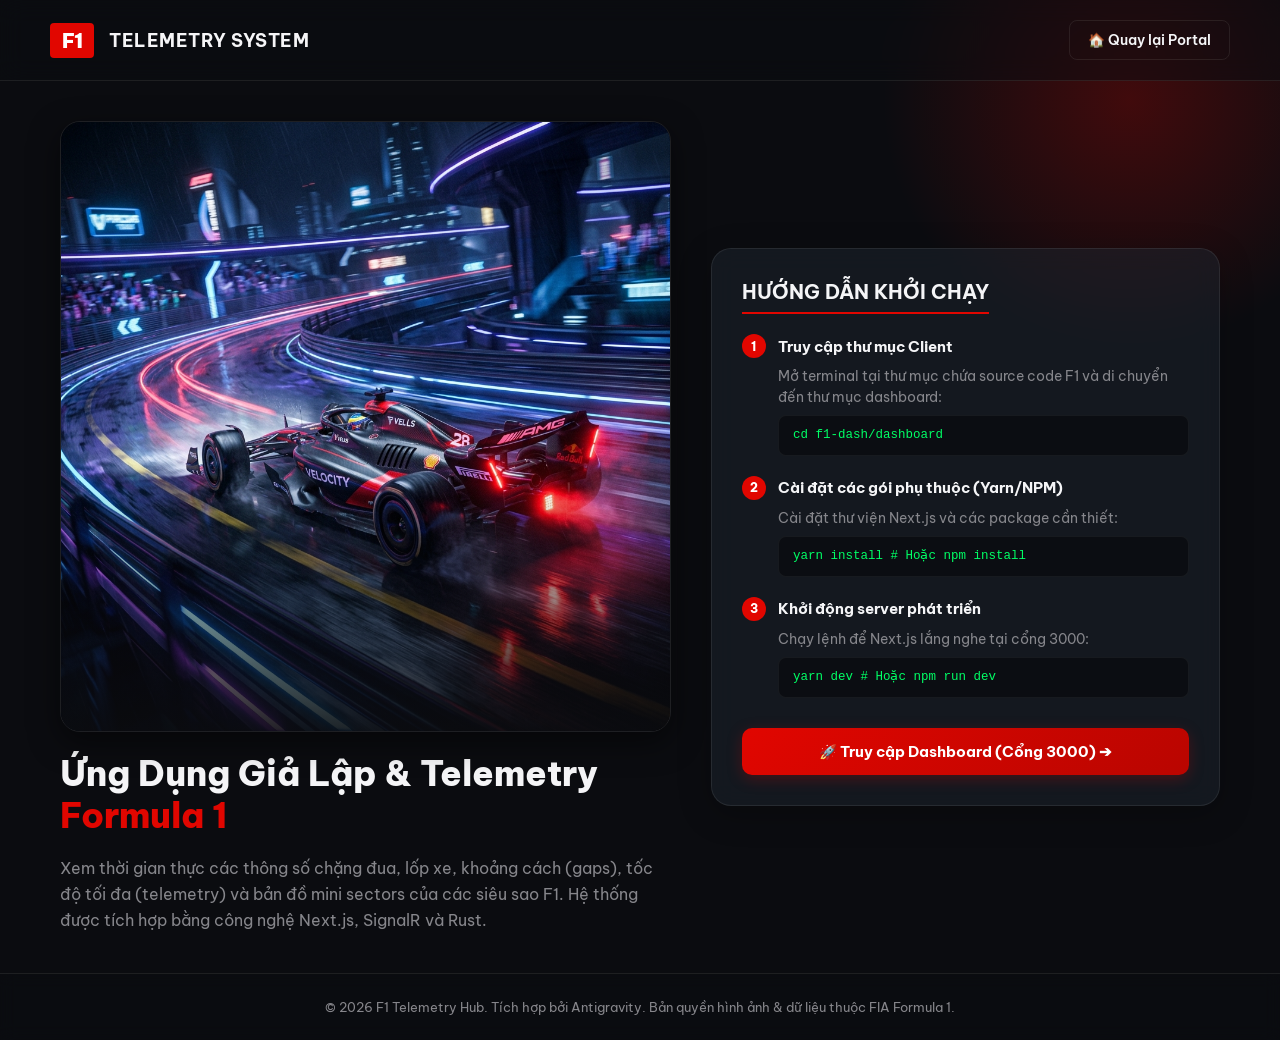
<file: f1_dash.html>
<!DOCTYPE html>
<html lang="vi">
<head>
  <meta charset="UTF-8">
  <meta name="viewport" content="width=device-width, initial-scale=1.0">
  <title>F1 Telemetry Dashboard - Hệ thống KIENLT90</title>
  <!-- Google Fonts -->
  <link rel="preconnect" href="https://fonts.googleapis.com">
  <link rel="preconnect" href="https://fonts.gstatic.com" crossorigin>
  <link href="https://fonts.googleapis.com/css2?family=Be+Vietnam+Pro:wght@300;400;500;600;700;800&display=swap" rel="stylesheet">
  <style>
    :root {
      --bg-primary: #0b0c10;
      --bg-secondary: #1f2833;
      --f1-red: #e10600;
      --f1-red-glow: rgba(225, 6, 0, 0.25);
      --text-main: #f5f5f7;
      --text-muted: #86868b;
      --card-bg: rgba(31, 40, 51, 0.45);
      --card-border: rgba(255, 255, 255, 0.08);
      --transition-fast: all 0.2s cubic-bezier(0.4, 0, 0.2, 1);
      --transition-smooth: all 0.35s cubic-bezier(0.4, 0, 0.2, 1);
    }

    body.light-theme {
      --bg-primary: #f5f5f7;
      --bg-secondary: #e5e5ea;
      --text-main: #1d1d1f;
      --text-muted: #86868b;
      --card-bg: rgba(255, 255, 255, 0.75);
      --card-border: rgba(0, 0, 0, 0.08);
    }

    * {
      margin: 0;
      padding: 0;
      box-sizing: border-box;
    }

    body {
      background-color: var(--bg-primary);
      color: var(--text-main);
      font-family: 'Be Vietnam Pro', -apple-system, BlinkMacSystemFont, "Segoe UI", Roboto, sans-serif;
      min-height: 100vh;
      display: flex;
      flex-direction: column;
      justify-content: space-between;
      overflow-x: hidden;
      position: relative;
    }

    /* Glow background orbs */
    .glow-orb {
      position: absolute;
      width: 500px;
      height: 500px;
      border-radius: 50%;
      background: radial-gradient(circle, var(--f1-red-glow) 0%, rgba(225, 6, 0, 0) 70%);
      top: -150px;
      right: -100px;
      z-index: -1;
      pointer-events: none;
    }

    /* Header */
    header {
      padding: 20px 50px;
      border-bottom: 1px solid var(--card-border);
      backdrop-filter: blur(12px);
      -webkit-backdrop-filter: blur(12px);
      display: flex;
      justify-content: space-between;
      align-items: center;
      background: rgba(11, 12, 16, 0.5);
    }

    body.light-theme header {
      background: rgba(245, 245, 247, 0.5);
    }

    .header-logo {
      display: flex;
      align-items: center;
      gap: 15px;
    }

    .f1-badge {
      background-color: var(--f1-red);
      color: white;
      font-weight: 900;
      font-size: 20px;
      padding: 5px 12px;
      border-radius: 4px;
      letter-spacing: -1px;
      display: inline-block;
    }

    .header-title {
      font-size: 18px;
      font-weight: 700;
      letter-spacing: 0.5px;
    }

    .btn-back {
      background: transparent;
      border: 1px solid var(--card-border);
      color: var(--text-main);
      text-decoration: none;
      padding: 10px 18px;
      border-radius: 8px;
      font-weight: 600;
      font-size: 13.5px;
      display: flex;
      align-items: center;
      gap: 8px;
      transition: var(--transition-fast);
    }

    .btn-back:hover {
      background: rgba(255, 255, 255, 0.05);
      border-color: var(--text-muted);
    }

    body.light-theme .btn-back:hover {
      background: rgba(0, 0, 0, 0.03);
    }

    /* Main Content */
    .container {
      max-width: 1200px;
      margin: 40px auto;
      padding: 0 20px;
      flex: 1;
      width: 100%;
      display: grid;
      grid-template-columns: 1.2fr 1fr;
      gap: 40px;
      align-items: center;
    }

    @media (max-width: 900px) {
      .container {
        grid-template-columns: 1fr;
        margin: 20px auto;
      }
    }

    /* Hero Block (Left Column) */
    .hero-block {
      display: flex;
      flex-direction: column;
      gap: 20px;
    }

    .hero-image-container {
      width: 100%;
      border-radius: 20px;
      overflow: hidden;
      border: 1px solid var(--card-border);
      box-shadow: 0 10px 30px rgba(0, 0, 0, 0.5);
      position: relative;
    }

    .hero-image-container::after {
      content: '';
      position: absolute;
      bottom: 0;
      left: 0;
      right: 0;
      height: 40%;
      background: linear-gradient(to top, rgba(11, 12, 16, 0.9) 0%, rgba(11, 12, 16, 0) 100%);
      pointer-events: none;
    }

    body.light-theme .hero-image-container::after {
      background: linear-gradient(to top, rgba(245, 245, 247, 0.9) 0%, rgba(245, 245, 247, 0) 100%);
    }

    .hero-img {
      width: 100%;
      height: auto;
      display: block;
      transition: var(--transition-smooth);
    }

    .hero-image-container:hover .hero-img {
      transform: scale(1.03);
    }

    .hero-title {
      font-size: 2.2rem;
      font-weight: 800;
      line-height: 1.2;
    }

    .hero-title span {
      color: var(--f1-red);
    }

    .hero-desc {
      font-size: 1rem;
      color: var(--text-muted);
      line-height: 1.6;
    }

    /* Config Panel (Right Column) */
    .config-card {
      background: var(--card-bg);
      backdrop-filter: blur(12px);
      -webkit-backdrop-filter: blur(12px);
      border: 1px solid var(--card-border);
      border-radius: 20px;
      padding: 30px;
      box-shadow: 0 8px 32px rgba(0, 0, 0, 0.25);
    }

    .card-title {
      font-size: 20px;
      font-weight: 700;
      margin-bottom: 20px;
      border-bottom: 2px solid var(--f1-red);
      padding-bottom: 8px;
      display: inline-block;
    }

    .instruction-step {
      margin-bottom: 20px;
    }

    .step-header {
      display: flex;
      align-items: center;
      gap: 12px;
      font-weight: 700;
      font-size: 15px;
      margin-bottom: 8px;
    }

    .step-num {
      width: 24px;
      height: 24px;
      border-radius: 50%;
      background-color: var(--f1-red);
      color: white;
      display: flex;
      align-items: center;
      justify-content: center;
      font-size: 12px;
      font-weight: 800;
    }

    .step-body {
      padding-left: 36px;
      color: var(--text-muted);
      font-size: 13.5px;
      line-height: 1.5;
    }

    .code-block {
      background: rgba(0, 0, 0, 0.4);
      border: 1px solid rgba(255, 255, 255, 0.05);
      border-radius: 8px;
      padding: 10px 14px;
      font-family: monospace;
      color: #00ff66;
      font-size: 12.5px;
      margin-top: 8px;
      display: block;
      user-select: all;
    }

    body.light-theme .code-block {
      background: rgba(0, 0, 0, 0.05);
      color: #b91c1c;
    }

    .action-area {
      margin-top: 30px;
      display: flex;
      flex-direction: column;
      gap: 12px;
    }

    .btn-action {
      background: linear-gradient(135deg, var(--f1-red) 0%, #b90500 100%);
      color: white;
      border: none;
      font-family: inherit;
      font-size: 14.5px;
      font-weight: 700;
      padding: 14px;
      border-radius: 10px;
      cursor: pointer;
      display: flex;
      align-items: center;
      justify-content: center;
      gap: 10px;
      transition: var(--transition-fast);
      box-shadow: 0 4px 15px var(--f1-red-glow);
      text-decoration: none;
    }

    .btn-action:hover {
      transform: translateY(-2px);
      box-shadow: 0 6px 20px rgba(225, 6, 0, 0.45);
      filter: brightness(1.08);
    }

    .btn-action:active {
      transform: translateY(0);
    }

    /* Footer */
    footer {
      padding: 25px 0;
      text-align: center;
      font-size: 12.5px;
      color: var(--text-muted);
      border-top: 1px solid var(--card-border);
      backdrop-filter: blur(8px);
      background: rgba(11, 12, 16, 0.5);
    }

    body.light-theme footer {
      background: rgba(245, 245, 247, 0.5);
    }
  </style>
  <script>
    // Theme Initializer to prevent flash
    (function() {
      const theme = localStorage.getItem('vnpt_his_theme') || 'dark';
      if (theme === 'light') {
        document.body.classList.add('light-theme');
      }
    })();
  </script>
</head>
<body>
  <div class="glow-orb"></div>

  <!-- Header -->
  <header>
    <div class="header-logo">
      <div class="f1-badge">F1</div>
      <span class="header-title">TELEMETRY SYSTEM</span>
    </div>
    <a href="main.html" class="btn-back">🏠 Quay lại Portal</a>
  </header>

  <!-- Container -->
  <main class="container">
    <!-- Hero Block -->
    <div class="hero-block">
      <div class="hero-image-container">
        <img src="f1_hero_bg.png" alt="F1 Racing Car" class="hero-img">
      </div>
      <h1 class="hero-title">Ứng Dụng Giả Lập & Telemetry <span>Formula 1</span></h1>
      <p class="hero-desc">
        Xem thời gian thực các thông số chặng đua, lốp xe, khoảng cách (gaps), tốc độ tối đa (telemetry) và bản đồ mini sectors của các siêu sao F1. Hệ thống được tích hợp bằng công nghệ Next.js, SignalR và Rust.
      </p>
    </div>

    <!-- Instructions Block -->
    <div class="config-card">
      <h2 class="card-title">HƯỚNG DẪN KHỞI CHẠY</h2>
      
      <div class="instruction-step">
        <div class="step-header">
          <span class="step-num">1</span>
          <span>Truy cập thư mục Client</span>
        </div>
        <div class="step-body">
          Mở terminal tại thư mục chứa source code F1 và di chuyển đến thư mục dashboard:
          <code class="code-block">cd f1-dash/dashboard</code>
        </div>
      </div>

      <div class="instruction-step">
        <div class="step-header">
          <span class="step-num">2</span>
          <span>Cài đặt các gói phụ thuộc (Yarn/NPM)</span>
        </div>
        <div class="step-body">
          Cài đặt thư viện Next.js và các package cần thiết:
          <code class="code-block">yarn install  # Hoặc npm install</code>
        </div>
      </div>

      <div class="instruction-step">
        <div class="step-header">
          <span class="step-num">3</span>
          <span>Khởi động server phát triển</span>
        </div>
        <div class="step-body">
          Chạy lệnh để Next.js lắng nghe tại cổng 3000:
          <code class="code-block">yarn dev      # Hoặc npm run dev</code>
        </div>
      </div>

      <div class="action-area">
        <a href="http://localhost:3000" target="_blank" class="btn-action">
          🚀 Truy cập Dashboard (Cổng 3000) ➔
        </a>
      </div>
    </div>
  </main>

  <!-- Footer -->
  <footer>
    <p>&copy; 2026 F1 Telemetry Hub. Tích hợp bởi Antigravity. Bản quyền hình ảnh & dữ liệu thuộc FIA Formula 1.</p>
  </footer>
</body>
</html>
</file>
